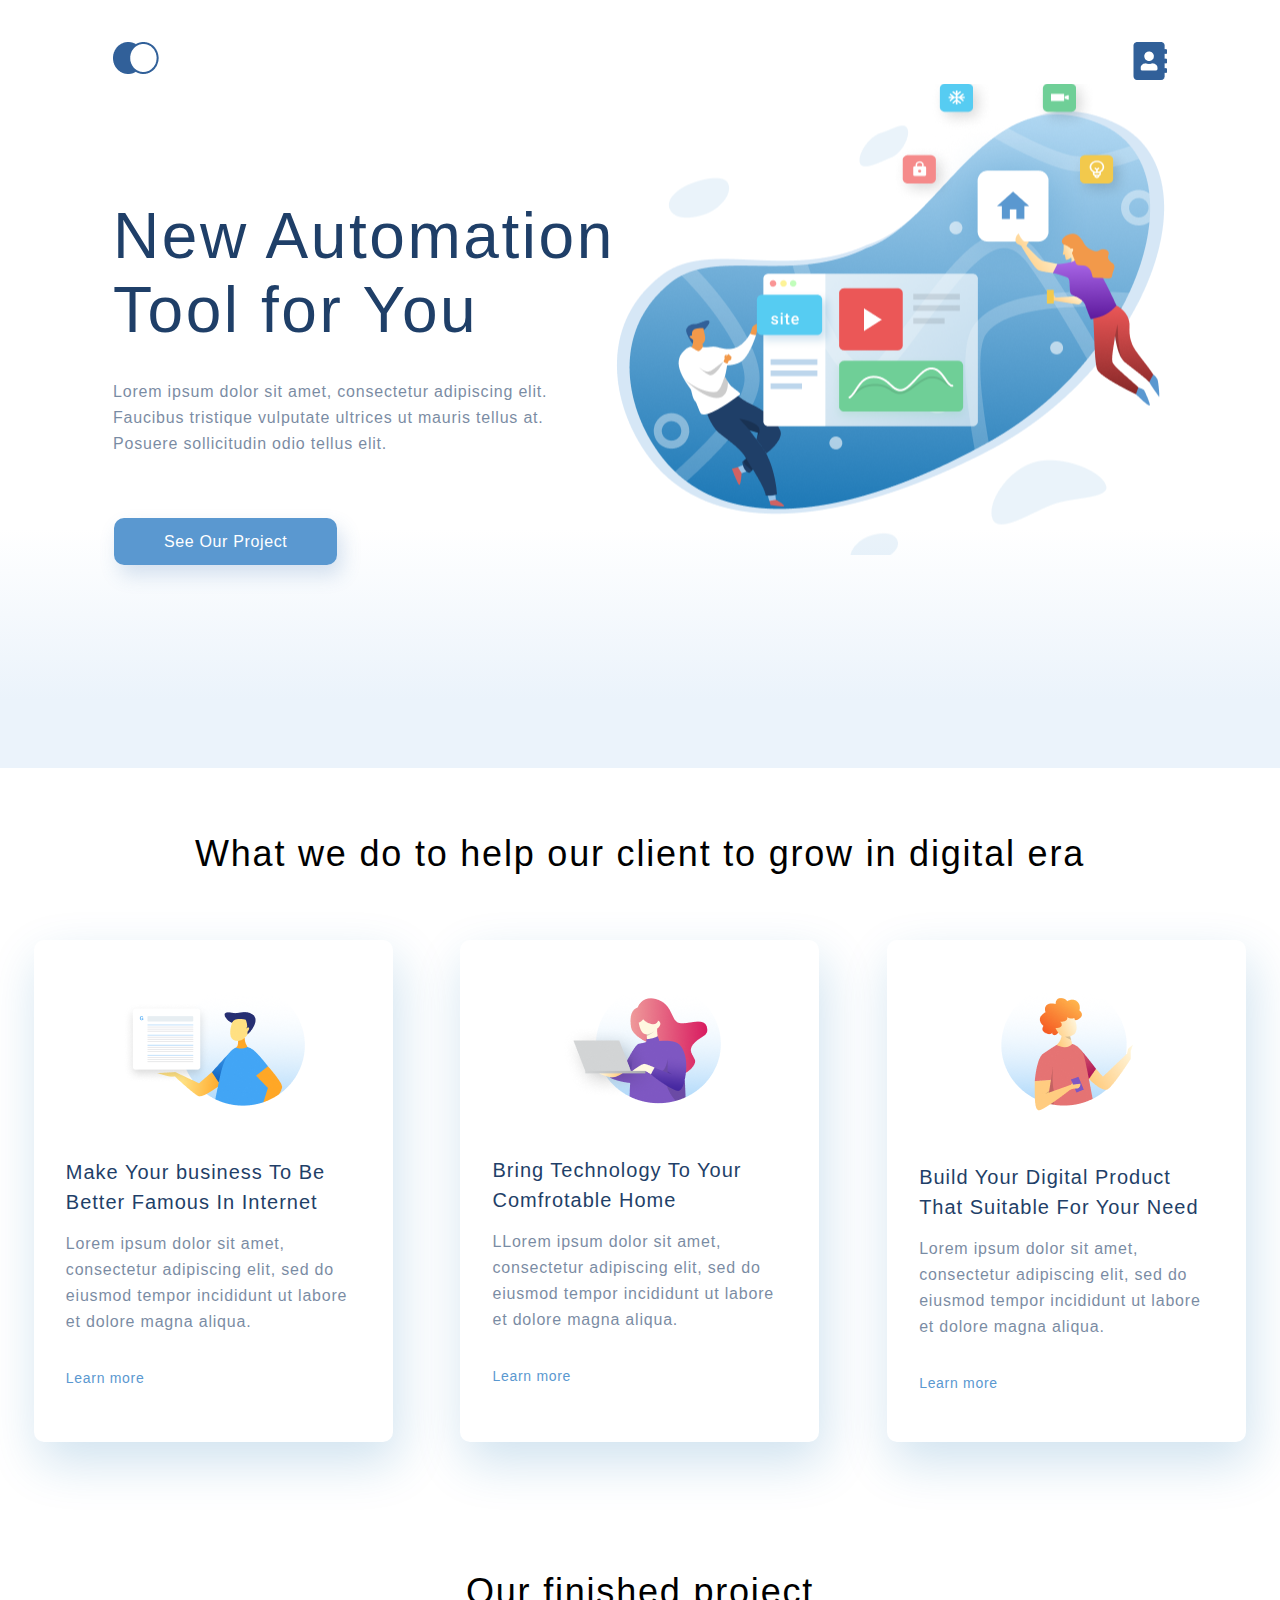
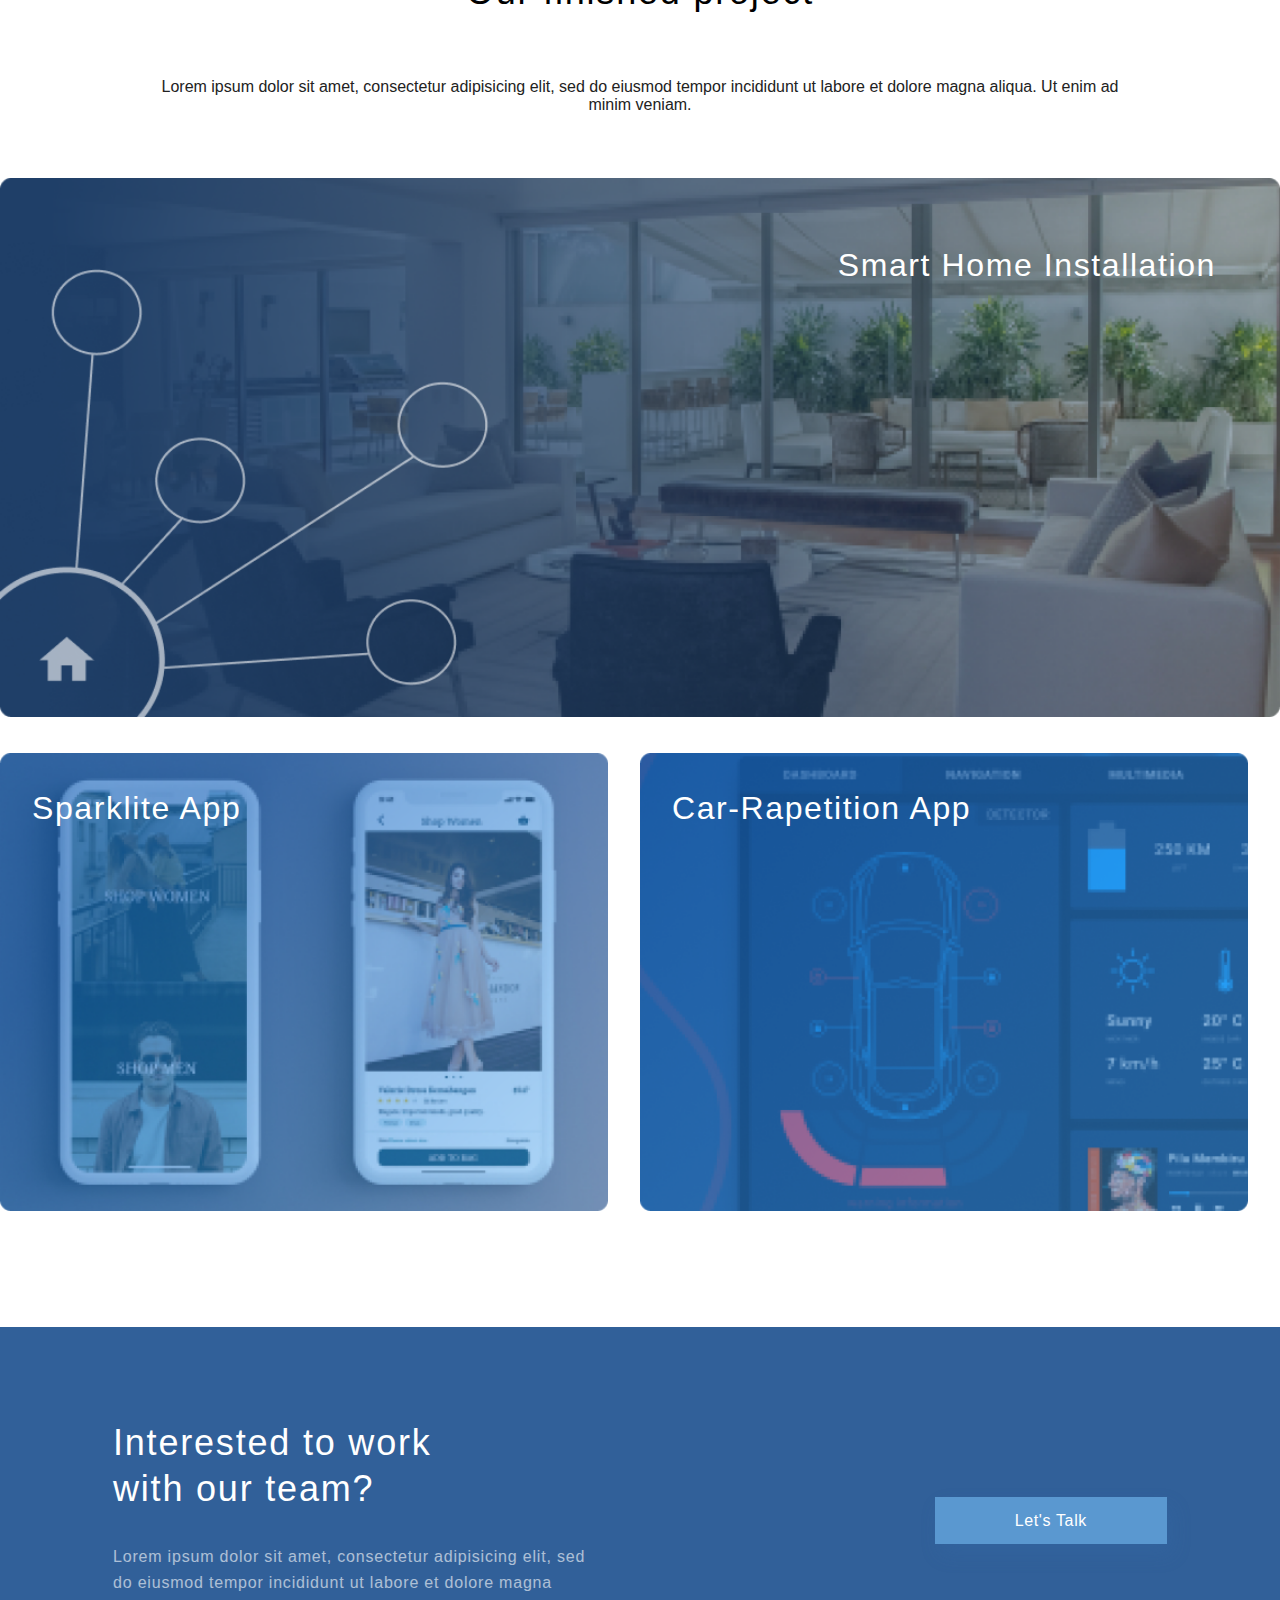
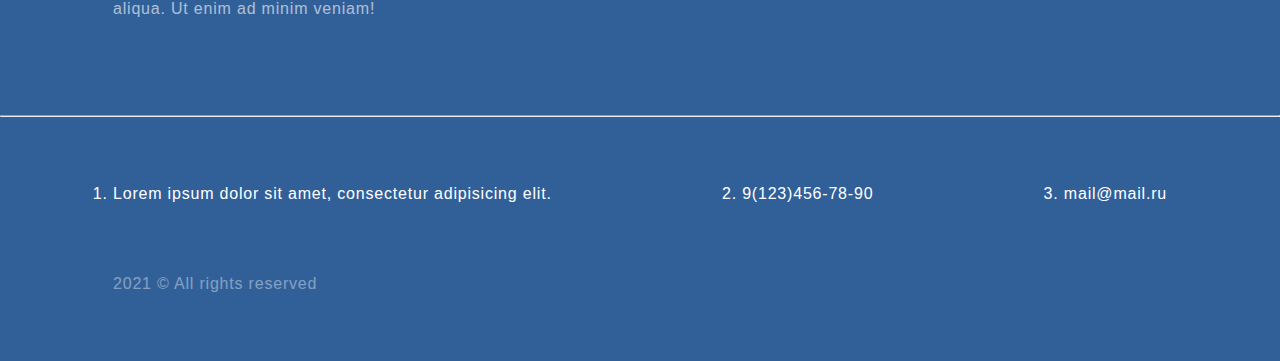
<file: index.html>
<!DOCTYPE html>
<html lang="en">

<head>
    <meta charset="UTF-8">
    <meta http-equiv="X-UA-Compatible" content="IE=edge">
    <meta name="viewport" content="width=device-width, initial-scale=1.0">
    <title>Document</title>
    <link rel="stylesheet" href="style.css">
</head>

<body>
    <div class="top">
        <div class="header">
            <a href="index.html" class="logo"><img src="img/Group.png" alt="logo"></a>
            <a href="contacts.html"><img src="img/Vector.png" alt="contacts"></a>
        </div>
        <div class="top_info">
            <div class="block1">
                <h1 class="head">New Automation Tool for You</h1>
                <p class="paragraph">Lorem ipsum dolor sit amet, consectetur adipiscing elit. Faucibus tristique
                    vulputate ultrices ut mauris tellus at. Posuere sollicitudin odio tellus elit.</p>
            </div>
            <div class="block_1">
                <a href="#" class="top_button">See Our Project</a>
            </div>
        </div>
    </div>

    <h3 class="head-2">What we do to help our client to grow in digital era</h3>
    <div class="what-we-do">
        <div class="card">
            <img class="card_image" src="img/1.png" alt="gif">
            <h4 class="head-4">Make Your business To Be Better Famous In Internet</h4>
            <p class="card-paragraph">Lorem ipsum dolor sit amet, consectetur adipiscing elit, sed do eiusmod tempor
                incididunt ut labore et dolore magna aliqua.
            </p>
            <a href="#" class="learn_more">Learn more</a>
        </div>
        <div class="card">
            <img class="card_image" src="img/2_20.png" alt="gif">
            <h4 class="head-4">Bring Technology To Your Comfrotable Home</h4>
            <p class="card-paragraph">LLorem ipsum dolor sit amet, consectetur adipiscing elit, sed do eiusmod tempor
                incididunt ut labore et dolore magna aliqua. </p>
            <a href="#" class="learn_more">Learn more</a>
        </div>
        <div class="card">
            <img class="card_image" src="img/Group_15.png" alt="gif">
            <h4 class="head-4">Build Your Digital Product That Suitable For Your Need</h4>
            <p class="card-paragraph">Lorem ipsum dolor sit amet, consectetur adipiscing elit, sed do eiusmod tempor
                incididunt ut labore et dolore magna aliqua. </p>
            <a href="#" class="learn_more">Learn more</a>
        </div>

    </div>
    <div class="block3">
        <h3 class="head-2">Our finished project</h3>
        <p class="paragraph_project">Lorem ipsum dolor sit amet, consectetur adipisicing elit, sed do eiusmod tempor
            incididunt
            ut labore et dolore magna aliqua. Ut enim ad minim veniam.</p>
    </div>
    <div class="project_item">
        <img class="project_img" src="img/Mask_Group.png" alt="photo">
        <p class="project_text">Smart Home Installation</p>
    </div>
    <div class="project_parent">
        <div class="project_item1"><img class="project_img" src="img/Mask_Group1.png" alt="photo">
            <p class="text">Sparklite App</p>
        </div>
        <div class="project_item2"><img class="project_img" src="img/Mask_Group2.png" alt="photo">
            <p class="text2">Car-Rapetition App</p>
        </div>
    </div>
    <div class="footer">
        <div class="container">
            <div class="block4">
                <div class="foot">
                    <h3 class="head-3">Interested to work with our team?</h3>
                    <p class="paragraph_foot">Lorem ipsum dolor sit amet, consectetur adipisicing elit, sed do eiusmod
                        tempor
                        incididunt ut labore et dolore magna aliqua. Ut enim ad minim veniam!</p>
                </div>
                <div class="b_button"><a href="#" class="bottom_button">Let's Talk</a></div>
            </div>
            <hr>
            <div class="list">
                <ol>
                    <li>Lorem ipsum dolor sit amet, consectetur adipisicing elit.</li>
                    <li>9(123)456-78-90</li>
                    <li>mail@mail.ru</li>
                </ol>
                <p class="paragraph_bottom">2021 &copy; All rights reserved</p>
            </div>
        </div>
    </div>
</body>

</html>
</file>
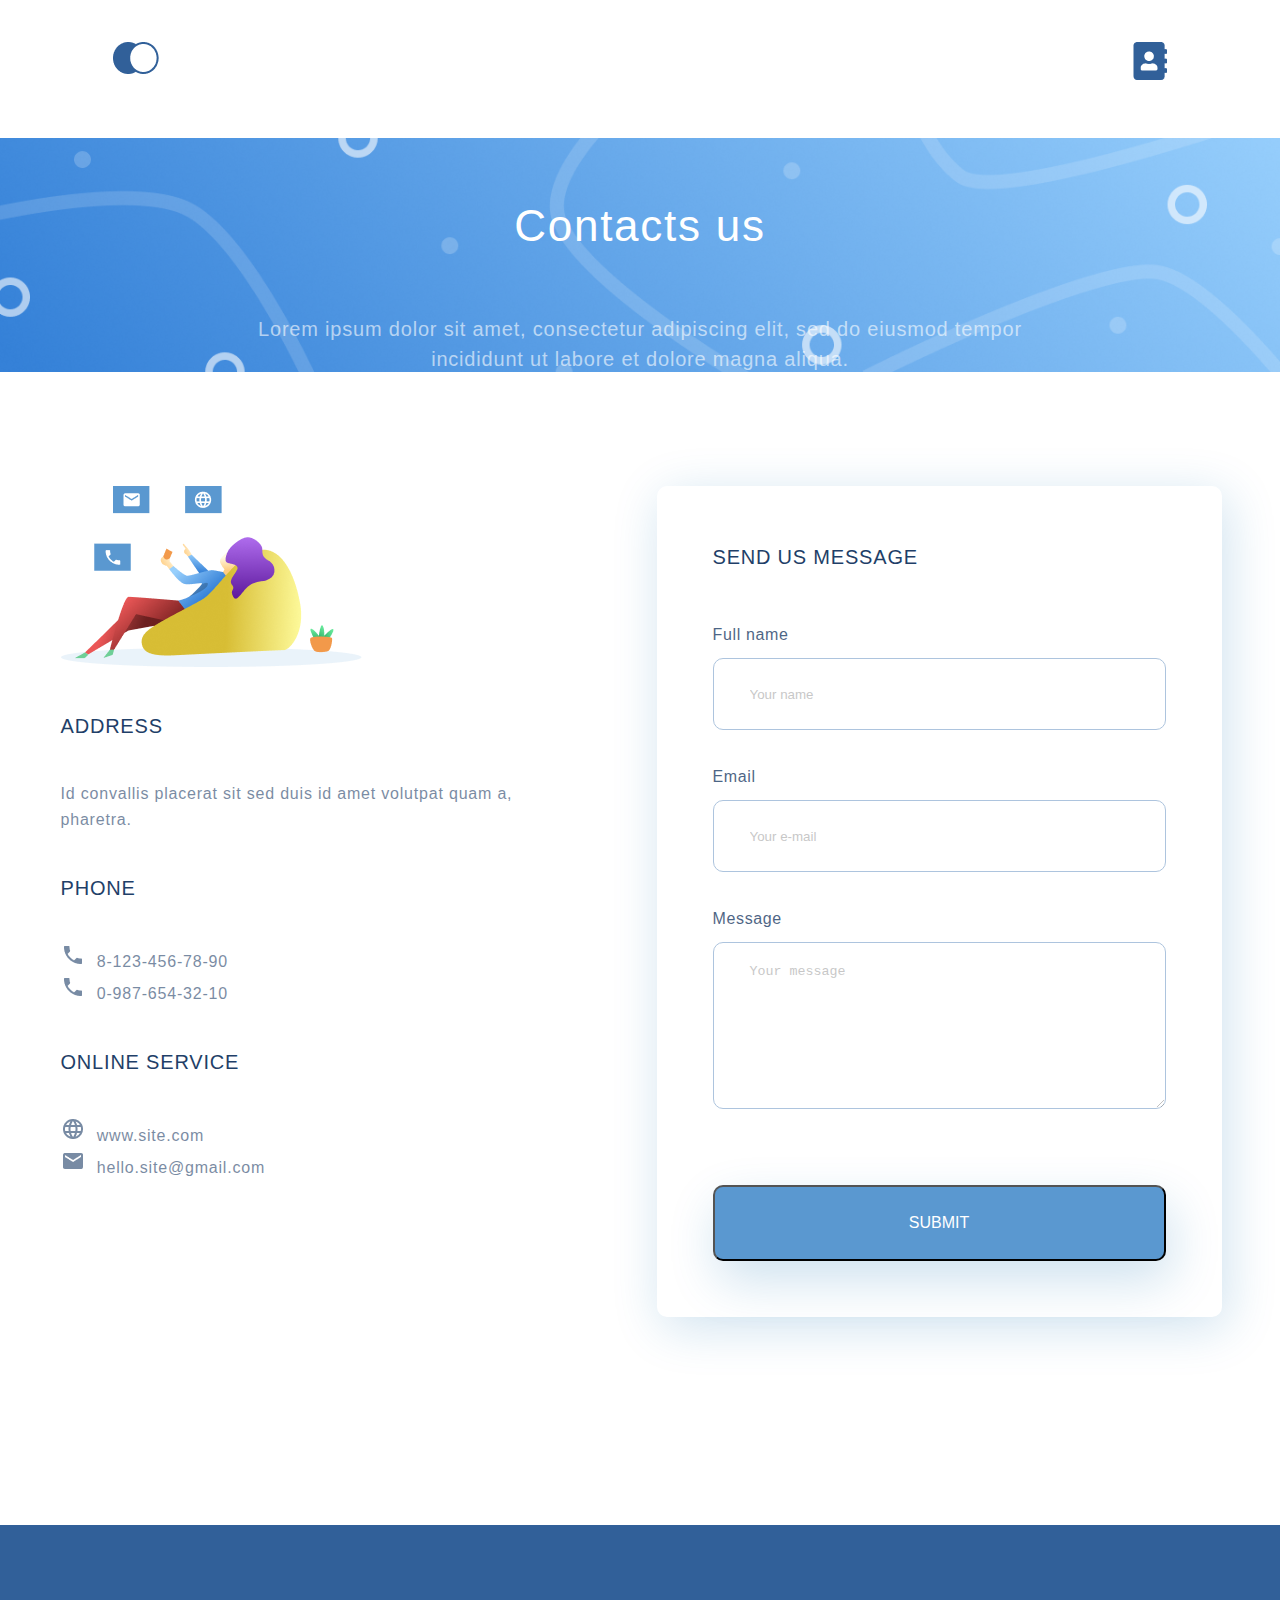
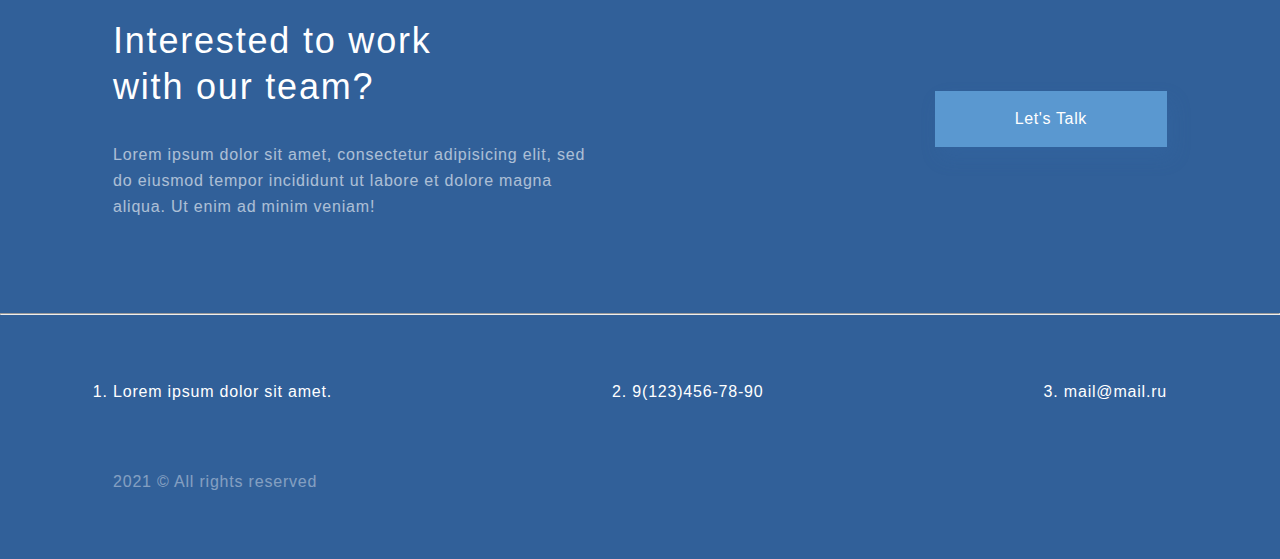
<file: contacts.html>
<!DOCTYPE html>
<html lang="en">

<head>
    <meta charset="UTF-8">
    <meta http-equiv="X-UA-Compatible" content="IE=edge">
    <meta name="viewport" content="width=device-width, initial-scale=1.0">
    <title>Document</title>
    <link rel="stylesheet" href="style.css">
</head>

<body>
    <div class="header">
        <a href="index.html" class="logo"><img src="img/Group.png" alt="logo"></a>
        <a href="contacts.html"><img src="img/Vector.png" alt="contacts"></a>
    </div>
    <div class="block5">
        <h2 class="head-contact">Contacts us</h2>
        <div class="contact">
            <p class="paragraph-contact">Lorem ipsum dolor sit amet, consectetur adipiscing elit, sed do eiusmod tempor
                incididunt
                ut labore et dolore magna aliqua.</p>
        </div>
    </div>
    <div class="container-1">
        <div class="block6">
            <img class="image" src="img/Group1.png" alt="Girl">
            <h4 class="head4">Address</h4>
            <p class="paragraph">Id convallis placerat sit sed duis id amet volutpat quam a, pharetra.</p>
            <h4 class="head4">Phone</h4>
            <ul class="phone">
                <li>8-123-456-78-90</li>
                <li>0-987-654-32-10</li>
            </ul>
            <h4 class="head4">Online service</h4>
            <ul class="mail">
                <li>www.site.com</li>
                <li>hello.site@gmail.com</li>
            </ul>
        </div>
        <div class="block7">
            <h4 class="head_4">Send us message</h4>
            <form action="#">
                <p class="name">Full name</p>
                <input class="input" type="text" placeholder="Your name"><br>
                <p class="name">Email</p>
                <input class="input" type="email" placeholder="Your e-mail"><br>
                <p class="name">Message</p>
                <textarea class="input1" cols="50" rows="5" placeholder="Your message"></textarea><br>
            </form>
            <button class="button" type="submit">Submit</button>
        </div>
    </div>
    <div class="block8">
        <script async
            src="https://api-maps.yandex.ru/services/constructor/1.0/js/?um=constructor%3A108f9732b9151f7226fd8ae9358d3c8cedec3c7ebb08c8d164a2e26c8cde2559&amp;height=480px&amp;lang=ru_RU&amp;scroll=true"></script>
    </div>
    <div class="footer">
        <div class="container">
            <div class="block4">
                <div class="foot">
                    <h3 class="head-3">Interested to work with our team?</h3>
                    <p class="paragraph_foot">Lorem ipsum dolor sit amet, consectetur adipisicing elit, sed do eiusmod
                        tempor
                        incididunt ut labore et dolore magna aliqua. Ut enim ad minim veniam!</p>
                </div>
                <a href="#" class="bottom_button">Let's Talk</a>
            </div>
            <hr>
            <div class="list">
                <ol>
                    <li>Lorem ipsum dolor sit amet.</li>
                    <li>9(123)456-78-90</li>
                    <li>mail@mail.ru</li>
                </ol>
                <p class="paragraph_bottom">2021 &copy; All rights reserved</p>
            </div>
        </div>
    </div>
</body>

</html>
</file>
<file: style.css>
* {
    margin: 0;
    padding: 0;
}

.container {
    margin: 0 auto;
}

body {
    font-family: sans-serif;
}

.paragraph {
    max-width: 495px;
    font-size: 16px;
    line-height: 26px;
    color: #1F3F68;
    letter-spacing: 0.05em;
    opacity: 0.6;
}

.card-paragraph {
    font-size: 16px;
    line-height: 26px;
    color: #1F3F68;
    letter-spacing: 0.05em;
    opacity: 0.6;
    margin-bottom: 28px;
}

.paragraph_bottom {
    font-weight: 400;
    font-size: 16px;
    line-height: 26px;
    letter-spacing: 0.05em;
    color: #FFFFFF;
    opacity: 0.4;
}

.paragraph-contact {
    text-align: center;
    font-weight: 400;
    font-size: 20px;
    line-height: 30px;
    text-align: center;
    letter-spacing: 0.04em;
    color: rgba(255, 255, 255, 0.6);
    padding-bottom: 49px;
}

.top_button {
    background: #5A98D0;
    box-shadow: 5px 10px 20px rgba(53, 110, 173, 0.2);
    border-radius: 10px;
    text-decoration: none;
    margin-top: 71px;
    margin-left: 114px;
    font-size: 16px;
    line-height: 26px;
    text-align: center;
    letter-spacing: 0.04em;
    color: #FFFFFF;
    padding: 15px 50px;
}

.bottom_button {
    background: #5A98D0;
    box-shadow: 5px 10px 20px rgba(53, 110, 173, 0.2);
    text-decoration: none;
    font-size: 16px;
    line-height: 26px;
    text-align: center;
    letter-spacing: 0.04em;
    color: #FFFFFF;
    padding: 15px 80px;
}

.head {
    font-size: 64px;
    color: #1F3F68;
    font-weight: 300;
    line-height: 74px;
    letter-spacing: 0.04em;
    width: 504px;
    font-style: normal;
    padding-bottom: 32px;
}

.head-2 {
    margin-top: 63px;
    margin-bottom: 63px;
    font-weight: 500;
    font-size: 44px;
    text-align: center;
    font-weight: 300;
    font-size: 36px;
    line-height: 46px;
    text-align: center;
    letter-spacing: 0.05em;
    color: #000000;
}

.head-contact {
    font-weight: 500;
    font-size: 44px;
    line-height: 74px;
    text-align: center;
    letter-spacing: 0.04em;
    color: #FFFFFF;
    padding: 51px 16px;
}

.head-3 {
    width: 340.96px;
    font-size: 36px;
    font-weight: 400;
    line-height: 46px;
    letter-spacing: 0.05em;
    color: #FFFFFF;
    padding-bottom: 32px;
}

.head-4 {
    font-weight: 400;
    font-size: 20px;
    line-height: 30px;
    letter-spacing: 0.05em;
    color: #1F3F68;
    margin-bottom: 14px;
}

.head4 {
    font-weight: 500;
    font-size: 20px;
    line-height: 30px;
    letter-spacing: 0.04em;
    color: #1F3F68;
    padding: 40px 24px;
    padding-left: 0px;
    box-sizing: border-box;
    text-transform: uppercase;
}

.input {
    border: 1px solid #356EAD;
    box-sizing: border-box;
    border-radius: 10px;
    opacity: 0.4;
}

.button {
    background: #5A98D0;
    box-shadow: 5px 20px 50px rgba(16, 112, 177, 0.2);
    border-radius: 10px;
    font-weight: 500;
    font-size: 16px;
    line-height: 26px;
    text-align: center;
    color: #FFFFFF;
    text-transform: uppercase;
    width: 100%;
    padding: 23px 183px;
    margin-top: 72px;
    margin-bottom: 56px;
}

.header {
    display: flex;
    justify-content: space-between;
    padding-top: 42px;
    padding-left: 113px;
    padding-right: 113px;
}

.block1 {
    max-width: 510px;
    padding-left: 113px;
    padding-top: 115px;
    margin-bottom: 72px;
    flex-grow: 1;
}

.block1:nth-of-type(p) {
    width: 425px;
}

.block3 {
    margin: 0 auto;
    padding: 0;
}

.block4 {
    padding: 93px 113px;
    background: #316099;
    display: flex;
    justify-content: space-between;
    align-items: center;
}

.block5 {
    background-image: url(img/MaskGroup4.png);
    background-repeat: no-repeat;
    background-size: 100%;
    margin-top: 54px;
    display: flex;
    flex-direction: column;
    align-items: center;
}

.block6 {
    background: #FFFFFF;
    margin-right: 101px;
    max-width: 520px;
}

.block7 {
    background: #FFFFFF;
    box-shadow: 5px 10px 50px rgba(16, 112, 177, 0.2);
    border-radius: 10px;
    padding-left: 56px;
    padding-right: 56px;
}

.block8 {
    display: flex;
    justify-content: center;
    padding-left: 213px;
    padding-right: 213px;
    margin-bottom: 112px;
}

.contact {
    max-width: 780px;
}

.what-we-do {
    display: flex;
    justify-content: space-around;
    padding-bottom: 64px;
}

.card {
    width: 359px;
    padding: 44px 32px;
    box-sizing: border-box;
    box-shadow: 5px 20px 50px rgba(16, 112, 177, 0.2);
    border-radius: 10px;
    display: flex;
    flex-direction: column;
}

.card_image {
    align-self: center;
    margin-bottom: 51px;
}

.list ol {
    display: flex;
    justify-content: space-between;
    font-weight: 400;
    font-size: 16px;
    line-height: 26px;
    letter-spacing: 0.05em;
    color: #FFFFFF;
    padding-bottom: 64px;
}

.list {
    background: #316099;
    padding: 64px 113px;
}

.container-1 {
    display: flex;
    justify-content: center;
    margin: 63px 212px 96px 214px;
}

.top {

    height: 768px;
    background: linear-gradient(0deg, #EBF3FB 8.84%, rgba(152, 195, 232, 0) 31.12%);

}

.top_info {
    background-image: url(img/illustration.png);
    background-repeat: no-repeat;
    background-position: right center;
    margin-right: 113px;
}

.paragraph_project {
    width: 75%;
    margin: 0 auto;
    color: #222222;
    text-align: center;
    margin: 32px auto 64px;
}

.project_img {
    width: 100%;
    position: relative;
}

.project_text {
    font-weight: 400;
    font-size: 32px;
    line-height: 46px;
    text-align: right;
    letter-spacing: 0.05em;
    color: #FFFFFF;
    position: absolute;
    top: 64px;
    right: 64px;
}

.project_item {
    position: relative;
    flex-grow: 1;
}

.project_parent {
    display: flex;
    justify-content: space-between;
    margin-top: 32px;
    flex-grow: 1;
    margin-bottom: 112px;
}

.project_item1 {
    margin-right: 32px;
    flex-grow: 1;
    position: relative;
}

.project_item2 {
    margin-right: 32px;
    flex-grow: 1;
    position: relative;
}

.text {
    font-weight: 400;
    font-size: 32px;
    line-height: 46px;
    text-align: right;
    letter-spacing: 0.05em;
    color: #FFFFFF;
    position: absolute;
    top: 32px;
    left: 32px;
    right: auto;
}

.text2 {
    font-weight: 400;
    font-size: 32px;
    line-height: 46px;
    text-align: right;
    letter-spacing: 0.05em;
    color: #FFFFFF;
    position: absolute;
    top: 32px;
    padding-left: 32px;
    right: auto;
}

.learn_more {
    font-weight: 400;
    font-size: 14px;
    line-height: 30px;
    letter-spacing: 0.05em;
    color: #5A98D0;
    text-decoration: none;
}

.paragraph_foot {
    font-weight: 400;
    font-size: 16px;
    line-height: 26px;
    letter-spacing: 0.05em;
    color: #FFFFFF;
    opacity: 0.6;
    max-width: 494.77px;
}

br {
    opacity: 0.4;
    border: 1px solid #FFFFFF;
}

.phone {
    list-style-image: url(img/ic_phone_24px.png);
    width: 495px;
    font-size: 16px;
    line-height: 26px;
    color: #1F3F68;
    letter-spacing: 0.05em;
    opacity: 0.6;
    list-style-position: inside;
}

.mail {
    width: 495px;
    font-size: 16px;
    line-height: 26px;
    color: #1F3F68;
    letter-spacing: 0.05em;
    opacity: 0.6;
    list-style-image: url(img/ic_language_24px.png);
    text-decoration: none;
    list-style-position: inside;
}

.phone li::before {
    content: "  ";
}

.mail li::before {
    content: "  ";
}

.mail li:last-child {
    list-style-image: url(img/ic_email_24px.png);
}

.head_4 {
    font-weight: 500;
    font-size: 20px;
    line-height: 30px;
    letter-spacing: 0.04em;
    color: #1F3F68;
    padding-bottom: 16px;
    padding-top: 56px;
    box-sizing: border-box;
    text-transform: uppercase;
}

.name {
    padding-bottom: 8px;
    padding-top: 32px;
    font-weight: 400;
    font-size: 16px;
    line-height: 30px;
    letter-spacing: 0.04em;
    color: #1F3F68;
    opacity: 0.8;
}

.input {
    width: 100%;
    height: 72px;
    opacity: 0.4;
    border: 1px solid #356EAD;
    border-radius: 10px;
    padding-left: 36px;
}

.input1 {
    max-width: 428px;
    height: 144px;
    opacity: 0.4;
    border: 1px solid #356EAD;
    border-radius: 10px;
    padding-left: 36px;
    padding-top: 21px;
}

.image {
    max-width: 100%;
}

@media (max-width: 1024px) {
    .block1 {
        width: 425px;
        padding-left: 32px;
    }

    .top_info {
        background-size: 333px;
        background-position: right bottom;
        margin-right: 16px;
        height: 684px;
    }

    .header {
        padding-left: 33px;
        padding-right: 33px;
    }

    .top_button {
        margin-left: 33px;
    }

    .head-2 {
        margin-left: 32px;
        margin-right: 32px;
        margin-bottom: 32px;
    }

    .what-we-do {
        display: grid;
        flex-direction: column;
        align-self: center;
        margin-top: 64px;
    }

    .card {
        margin-bottom: 32px;
    }

    .project_item {
        margin-left: 35px;
        margin-right: 35px;
    }

    .project_parent {
        margin-left: 35px;
    }

    .text {
        font-size: 24px;
    }

    .text2 {
        font-size: 24px;
    }

    .block4 {
        padding: 47px 124px 64px 124px;
    }

    .bottom_button {
        padding: 10px 40px 10px;
        display: block;
    }

    .paragraph_foot {
        width: 336px;
    }

    .list ol {
        flex-direction: column;
        padding-left: 22px;
    }

    .list ol li {
        padding-left: 37px;
        margin-bottom: 25px;
    }

    .block5 {
        background-size: cover;
    }

    .head-contact {
        padding-bottom: 16px;
    }

    .container-1 {
        flex-direction: column;
        align-self: center;
        margin-left: 124px;
        margin-right: 124px;
    }

    .block6 {
        padding-left: 100px;
        padding-right: 100px;
        margin-right: 0;
        margin-bottom: 64px;
    }

    .block8 {
        padding-left: 0;
        padding-right: 0;
        margin-bottom: 64px;
    }
}

@media (max-width: 376px) {
    .head {
        font-size: 32px;
        width: 100%;
        text-align: center;
        padding-bottom: 12px;
        line-height: 37.5px;
    }

    .block1 {
        padding: 36px 16px 32px;
        width: 100%;
        margin-bottom: 0;
    }

    .paragraph {
        text-align: center;
        width: 100%;
    }

    .top_info {
        background-image: none;
    }

    .top_button {
        margin-left: 0;
        padding: 8px 13px;
        font-size: 12px;
    }

    .block_1 {
        text-align: center;
    }

    .top {
        height: 417px;
    }

    .head-2 {
        font-size: 24px;
        margin-top: 48px;
        line-height: 28.13px;
    }

    .card {
        width: 334.97px;
    }

    .what-we-do {
        padding-bottom: 0;
    }

    .project_text {
        top: 3px;
        right: 16px;
        font-size: 16px;
    }

    .project_parent {
        flex-direction: column;
        margin-bottom: 64px;
    }

    .text {
        top: 16px;
        left: 16px;
        font-size: 16px;
    }

    .text2 {
        top: 16px;
        left: 16px;
        font-size: 16px;
        padding-left: 0;
    }

    .project_item {
        margin-right: 32px;
        margin-left: 32px;
    }

    .project_item1 {
        margin-bottom: 16px;
    }

    .block4 {
        flex-direction: column;
        padding: 18px 16px 42px 16px;
    }

    .head-3 {
        text-align: center;
        font-size: 24px;
        line-height: 28.13px;
        padding-bottom: 32px;
    }

    .paragraph_foot {
        text-align: center;
        padding-bottom: 40px;
    }

    .list {
        padding-left: 16px;
        padding-top: 32px;
        padding-right: 0;
        padding-bottom: 32px;
    }

    .list ol {
        padding-bottom: 20px;
    }

    .list ol li {
        margin-bottom: 17px;
        padding-left: 23px;
    }

    .paragraph_bottom {
        text-align: center;
        padding-right: 16px;
    }

    .head-contact {
        font-size: 28px;
    }

    .container-1 {
        margin-left: 17px;
        margin-right: 17px;
        margin-bottom: 32px;
    }

    .block6 {
        padding: 43px 23px 32px 23px;
        margin-bottom: 0;
    }

    .block7 {
        padding-left: 35px;
        padding-right: 35px;
    }

    .block8 {
        margin-bottom: 32px;
    }

    .paragraph {
        text-align: left;
    }

    .head_4 {
        font-size: 16px;
        padding-bottom: 0;
    }

    .name {
        padding-top: 20px;
        padding-bottom: 0;
    }

    .input {
        height: 46px;
        padding-left: 22px;
    }

    .input1 {
        height: 93px;
        width: 250px;
        padding-left: 22px;
    }

    .button {
        padding: 15px 54px;
        margin-top: 46px;
        margin-bottom: 36px;
    }
}
</file>
